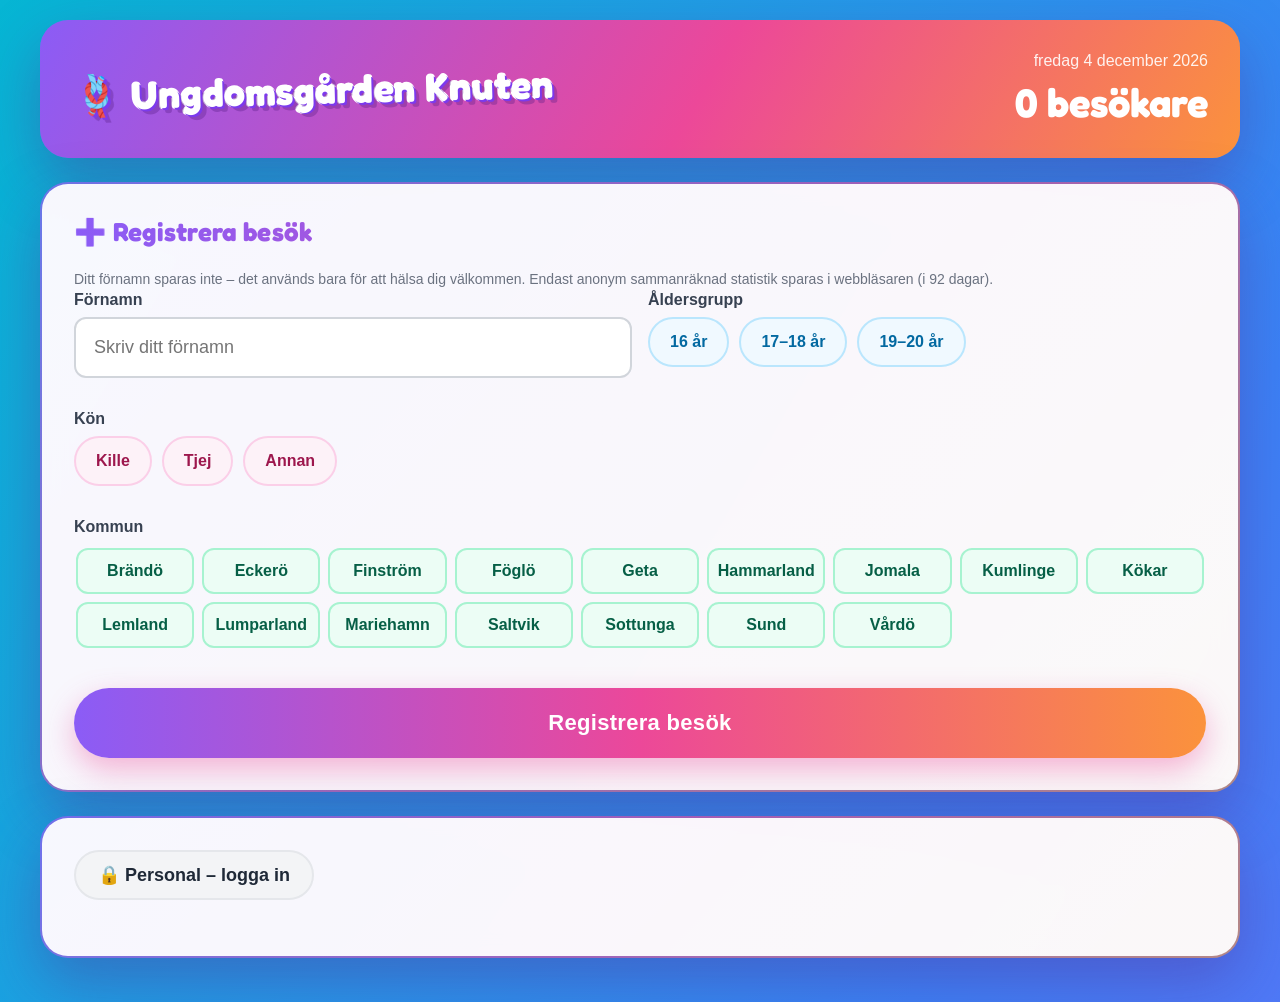
<file: index.html>
<!DOCTYPE html>
<html lang="sv">
<head>
    <meta charset="UTF-8">
    <meta name="viewport" content="width=device-width, initial-scale=1.0, viewport-fit=cover, user-scalable=no">
    <title>Ungdomsgården Knuten</title>
    <meta name="description" content="Anonym inskrivningslista för Ungdomsgården Knuten">
    <!-- iPad/kiosk: kör som helskärmsapp från hemskärmen -->
    <meta name="apple-mobile-web-app-capable" content="yes">
    <meta name="mobile-web-app-capable" content="yes">
    <meta name="apple-mobile-web-app-status-bar-style" content="black-translucent">
    <meta name="apple-mobile-web-app-title" content="Knuten">
    <meta name="theme-color" content="#8b5cf6">
    <link rel="icon" href="data:image/svg+xml,<svg xmlns=%22http://www.w3.org/2000/svg%22 viewBox=%220 0 100 100%22><text y=%22.9em%22 font-size=%2290%22>🪢</text></svg>">
    <!-- Lekfull displayfont (fall tillbaka på rundade systemfonter offline) -->
    <link rel="preconnect" href="https://fonts.googleapis.com">
    <link rel="preconnect" href="https://fonts.gstatic.com" crossorigin>
    <link href="https://fonts.googleapis.com/css2?family=Fredoka:wght@600;700&family=Baloo+2:wght@700;800&display=swap" rel="stylesheet">
    <link rel="stylesheet" href="styles.css">
    <script src="app.js" defer></script>
</head>
<body>
    <div class="container">
        <div class="card header-card">
            <div class="header">
                <div class="title"><span class="logo">🪢</span> Ungdomsgården Knuten</div>
                <div class="date-info">
                    <div class="date-text" id="currentDate"></div>
                    <div class="visitor-count"><span id="visitorCount" aria-live="polite">0</span> besökare</div>
                </div>
            </div>
        </div>

        <div class="card">
            <div class="form-title">➕ Registrera besök</div>
            <p class="stat-item">Ditt förnamn sparas inte – det används bara för att hälsa dig välkommen. Endast anonym sammanräknad statistik sparas i webbläsaren (i 92 dagar).</p>
            <div id="storageWarning" class="warning hidden">⚠️ Webbläsaren tillåter inte lagring. Besök kan inte registreras – kontakta ansvarig.</div>
            <noscript><div class="warning">⚠️ JavaScript måste vara aktiverat för att registrera besök.</div></noscript>
            <div class="form-grid">
                <div class="form-group">
                    <label for="firstname">Förnamn</label>
                    <input type="text" id="firstname" maxlength="30" autocomplete="off" placeholder="Skriv ditt förnamn">
                </div>
                <div class="form-group">
                    <span class="label" id="ageLabel">Åldersgrupp</span>
                    <select id="age" class="visually-hidden" tabindex="-1" aria-hidden="true">
                        <option value="">Välj åldersgrupp</option>
                        <option value="16">16 år</option>
                        <option value="17-18">17–18 år</option>
                        <option value="19-20">19–20 år</option>
                    </select>
                    <div class="chip-row" id="ageChips" role="radiogroup" aria-labelledby="ageLabel">
                        <button type="button" class="chip" role="radio" aria-checked="false" data-value="16">16 år</button>
                        <button type="button" class="chip" role="radio" aria-checked="false" data-value="17-18">17–18 år</button>
                        <button type="button" class="chip" role="radio" aria-checked="false" data-value="19-20">19–20 år</button>
                    </div>
                </div>
                <div class="form-group">
                    <span class="label" id="genderLabel">Kön</span>
                    <select id="gender" class="visually-hidden" tabindex="-1" aria-hidden="true">
                        <option value="">Välj kön</option>
                        <option value="Kille">Kille</option>
                        <option value="Tjej">Tjej</option>
                        <option value="Annan">Annan</option>
                    </select>
                    <div class="chip-row" id="genderChips" role="radiogroup" aria-labelledby="genderLabel">
                        <button type="button" class="chip" role="radio" aria-checked="false" data-value="Kille">Kille</button>
                        <button type="button" class="chip" role="radio" aria-checked="false" data-value="Tjej">Tjej</button>
                        <button type="button" class="chip" role="radio" aria-checked="false" data-value="Annan">Annan</button>
                    </div>
                </div>
                <div class="form-group span-all">
                    <span class="label" id="municipalityLabel">Kommun</span>
                    <select id="municipality" class="visually-hidden" tabindex="-1" aria-hidden="true">
                        <option value="">Välj kommun</option>
                        <option value="Brändö">Brändö</option>
                        <option value="Eckerö">Eckerö</option>
                        <option value="Finström">Finström</option>
                        <option value="Föglö">Föglö</option>
                        <option value="Geta">Geta</option>
                        <option value="Hammarland">Hammarland</option>
                        <option value="Jomala">Jomala</option>
                        <option value="Kumlinge">Kumlinge</option>
                        <option value="Kökar">Kökar</option>
                        <option value="Lemland">Lemland</option>
                        <option value="Lumparland">Lumparland</option>
                        <option value="Mariehamn">Mariehamn</option>
                        <option value="Saltvik">Saltvik</option>
                        <option value="Sottunga">Sottunga</option>
                        <option value="Sund">Sund</option>
                        <option value="Vårdö">Vårdö</option>
                    </select>
                    <div class="chip-grid" id="municipalityChips" role="radiogroup" aria-labelledby="municipalityLabel">
                        <button type="button" class="chip" role="radio" aria-checked="false" data-value="Brändö">Brändö</button>
                        <button type="button" class="chip" role="radio" aria-checked="false" data-value="Eckerö">Eckerö</button>
                        <button type="button" class="chip" role="radio" aria-checked="false" data-value="Finström">Finström</button>
                        <button type="button" class="chip" role="radio" aria-checked="false" data-value="Föglö">Föglö</button>
                        <button type="button" class="chip" role="radio" aria-checked="false" data-value="Geta">Geta</button>
                        <button type="button" class="chip" role="radio" aria-checked="false" data-value="Hammarland">Hammarland</button>
                        <button type="button" class="chip" role="radio" aria-checked="false" data-value="Jomala">Jomala</button>
                        <button type="button" class="chip" role="radio" aria-checked="false" data-value="Kumlinge">Kumlinge</button>
                        <button type="button" class="chip" role="radio" aria-checked="false" data-value="Kökar">Kökar</button>
                        <button type="button" class="chip" role="radio" aria-checked="false" data-value="Lemland">Lemland</button>
                        <button type="button" class="chip" role="radio" aria-checked="false" data-value="Lumparland">Lumparland</button>
                        <button type="button" class="chip" role="radio" aria-checked="false" data-value="Mariehamn">Mariehamn</button>
                        <button type="button" class="chip" role="radio" aria-checked="false" data-value="Saltvik">Saltvik</button>
                        <button type="button" class="chip" role="radio" aria-checked="false" data-value="Sottunga">Sottunga</button>
                        <button type="button" class="chip" role="radio" aria-checked="false" data-value="Sund">Sund</button>
                        <button type="button" class="chip" role="radio" aria-checked="false" data-value="Vårdö">Vårdö</button>
                    </div>
                </div>
            </div>
            <button class="btn" type="button" id="submitBtn">Registrera besök</button>
        </div>

        <div class="card">
            <div class="button-row">
                <button class="stats-toggle" type="button" id="staffBtn">
                    <span id="staffBtnIcon">🔒</span> <span id="staffBtnText">Personal – logga in</span>
                </button>
            </div>

            <div id="staffSection" class="hidden">
                <div class="form-title">📊 Statistik</div>
                <div id="viewNotice" class="notice hidden"></div>
                <div class="stats-grid">
                    <div class="stat-box purple">
                        <div class="stat-title">Översikt</div>
                        <div class="stat-item">Totalt besökare: <span class="stat-value purple" id="statTotal">0</span></div>
                    </div>
                    <div class="stat-box pink">
                        <div class="stat-title">Könsfördelning</div>
                        <div id="statGender"></div>
                    </div>
                    <div class="stat-box orange">
                        <div class="stat-title">Åldersgrupper</div>
                        <div id="statAge"></div>
                    </div>
                    <div class="stat-box blue">
                        <div class="stat-title">Kommuner</div>
                        <div id="statMunicipality"></div>
                    </div>
                </div>

                <div class="staff-group">

                    <div class="staff-group-title">�🗓️ Historik</div>
                    <div class="history-row">
                        <div class="form-group">
                            <label for="historyDate">Välj datum</label>
                            <input type="date" id="historyDate">
                        </div>
                        <button class="btn-secondary" type="button" id="todayBtn">Visa idag</button>
                    </div>
                </div>

                <div class="staff-group">
                    <div class="staff-group-title">📄 Export &amp; säkerhetskopia</div>
                    <div class="btn-grid">
                        <button class="btn-secondary" type="button" id="exportDayBtn">Exportera visad dag (CSV)</button>
                        <button class="btn-secondary" type="button" id="exportAllBtn">Exportera alla dagar (CSV)</button>
                        <button class="btn-secondary" type="button" id="backupBtn">Säkerhetskopiera (JSON)</button>
                        <button class="btn-secondary" type="button" id="restoreBtn">Återställ säkerhetskopia</button>
                        <input type="file" id="restoreInput" accept="application/json,.json" class="hidden">
                    </div>
                </div>

                <div class="staff-group">
                    <div class="staff-group-title">🛠️ Hantera</div>
                    <div class="btn-grid">
                        <button class="btn-secondary" type="button" id="undoBtn" disabled>↩️ Ångra senaste registrering</button>
                        <button class="btn-secondary" type="button" id="changePinBtn">🔑 Ändra PIN-kod</button>
                        <button class="btn-secondary danger" type="button" id="clearBtn">🗑️ Radera dagens statistik</button>
                    </div>
                </div>
            </div>
        </div>
    </div>

    <div id="pinModal" class="modal-overlay hidden" role="dialog" aria-modal="true" aria-labelledby="pinTitle">
        <div class="modal">
            <div class="modal-title" id="pinTitle">PIN-kod krävs</div>
            <p class="modal-text" id="pinMessage"></p>
            <div class="form-group">
                <label for="pinInput" id="pinInputLabel">PIN-kod</label>
                <input type="password" id="pinInput" inputmode="numeric" autocomplete="off">
            </div>
            <div class="form-group hidden" id="pinNewGroup">
                <label for="pinNewInput">Ny PIN-kod (minst 4 siffror)</label>
                <input type="password" id="pinNewInput" inputmode="numeric" autocomplete="off">
            </div>
            <div class="modal-buttons">
                <button class="btn-secondary gray" type="button" id="pinCancelBtn">Avbryt</button>
                <button class="btn-secondary" type="button" id="pinOkBtn">OK</button>
            </div>
        </div>
    </div>

    <div id="toastContainer" class="toast-container" aria-live="polite"></div>
</body>
</html>
</file>
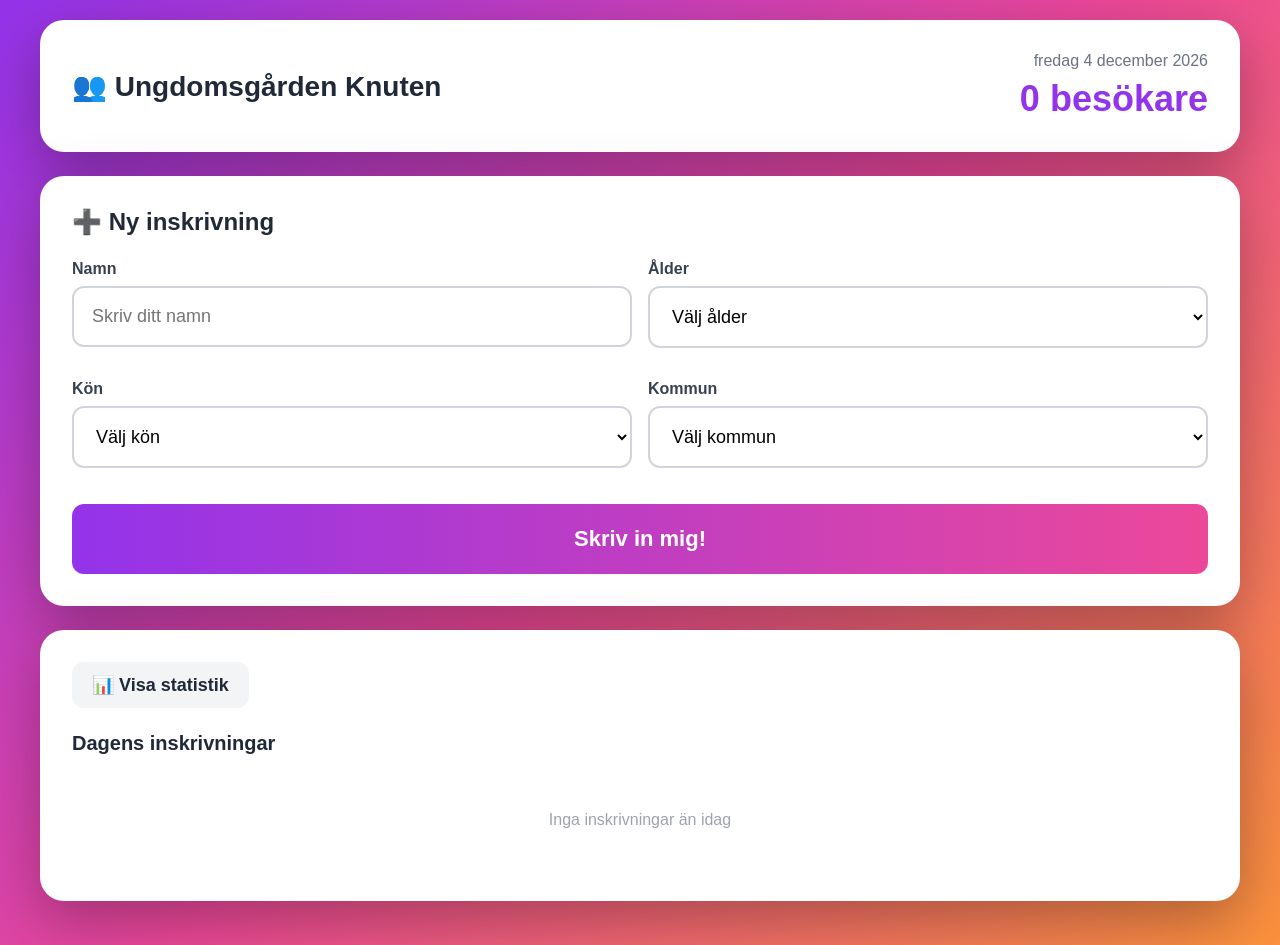
<file: index.html.html>
<!DOCTYPE html>
<html lang="sv">
<head>
    <meta charset="UTF-8">
    <meta name="viewport" content="width=device-width, initial-scale=1.0">
    <title>Ungdomsgården Knuten</title>
    <style>
        * { margin: 0; padding: 0; box-sizing: border-box; }
        body {
            font-family: -apple-system, BlinkMacSystemFont, 'Segoe UI', Arial, sans-serif;
            background: linear-gradient(135deg, #9333ea 0%, #ec4899 50%, #fb923c 100%);
            min-height: 100vh;
            padding: 20px;
        }
        .container { max-width: 1200px; margin: 0 auto; }
        .card {
            background: white;
            border-radius: 24px;
            padding: 32px;
            margin-bottom: 24px;
            box-shadow: 0 20px 60px rgba(0,0,0,0.3);
        }
        .header {
            display: flex;
            justify-content: space-between;
            align-items: center;
            flex-wrap: wrap;
            gap: 20px;
        }
        .title {
            font-size: 28px;
            font-weight: bold;
            color: #1f2937;
        }
        .date-info { text-align: right; }
        .date-text { color: #6b7280; font-size: 16px; margin-bottom: 8px; }
        .visitor-count { font-size: 36px; font-weight: bold; color: #9333ea; }
        .form-title { font-size: 24px; font-weight: bold; color: #1f2937; margin-bottom: 24px; }
        .form-grid {
            display: grid;
            grid-template-columns: 1fr 1fr;
            gap: 16px;
            margin-bottom: 20px;
        }
        @media (max-width: 768px) {
            .form-grid { grid-template-columns: 1fr; }
            .header { flex-direction: column; text-align: center; }
            .date-info { text-align: center; }
        }
        .form-group { margin-bottom: 16px; }
        label {
            display: block;
            font-weight: 600;
            color: #374151;
            margin-bottom: 8px;
            font-size: 16px;
        }
        input, select {
            width: 100%;
            padding: 18px;
            font-size: 18px;
            border: 2px solid #d1d5db;
            border-radius: 12px;
            background: white;
        }
        input:focus, select:focus { border-color: #9333ea; outline: none; }
        .btn {
            width: 100%;
            padding: 22px;
            font-size: 22px;
            font-weight: bold;
            color: white;
            background: linear-gradient(90deg, #9333ea, #ec4899);
            border: none;
            border-radius: 12px;
            cursor: pointer;
        }
        .btn:active { opacity: 0.8; }
        .btn-secondary {
            background: #10b981;
            padding: 14px 24px;
            font-size: 16px;
            color: white;
            border: none;
            border-radius: 8px;
            cursor: pointer;
            margin: 4px;
        }
        .stats-toggle {
            background: #f3f4f6;
            color: #1f2937;
            border: none;
            font-size: 18px;
            font-weight: bold;
            cursor: pointer;
            padding: 12px 20px;
            border-radius: 12px;
        }
        .stats-grid {
            display: grid;
            grid-template-columns: 1fr 1fr;
            gap: 24px;
            margin: 24px 0;
            padding-bottom: 24px;
            border-bottom: 2px solid #e5e7eb;
        }
        @media (max-width: 768px) { .stats-grid { grid-template-columns: 1fr; } }
        .stat-box { padding: 20px; border-radius: 12px; }
        .stat-box.purple { background: #f3e8ff; }
        .stat-box.pink { background: #fce7f3; }
        .stat-box.orange { background: #ffedd5; }
        .stat-box.blue { background: #dbeafe; max-height: 200px; overflow-y: auto; }
        .stat-title { font-weight: bold; color: #374151; margin-bottom: 12px; font-size: 16px; }
        .stat-item { font-size: 14px; color: #6b7280; margin: 4px 0; }
        .stat-value { font-weight: bold; }
        .stat-value.purple { color: #9333ea; }
        .stat-value.pink { color: #ec4899; }
        .stat-value.orange { color: #fb923c; }
        .stat-value.blue { color: #3b82f6; }
        .entry-list { max-height: 500px; overflow-y: auto; }
        .entry-item {
            background: #f9fafb;
            padding: 16px;
            border-radius: 12px;
            margin-bottom: 8px;
            display: flex;
            justify-content: space-between;
            align-items: center;
        }
        .entry-info { flex: 1; }
        .entry-name { font-weight: bold; font-size: 18px; color: #1f2937; }
        .entry-time { color: #9ca3af; font-size: 14px; margin-left: 12px; }
        .entry-details {
            display: flex;
            gap: 16px;
            font-size: 14px;
            color: #6b7280;
            margin-top: 4px;
            flex-wrap: wrap;
        }
        .btn-delete {
            background: #fee2e2;
            border: none;
            color: #ef4444;
            font-size: 20px;
            cursor: pointer;
            padding: 12px;
            border-radius: 8px;
        }
        .empty-state { text-align: center; color: #9ca3af; padding: 40px; font-size: 16px; }
        .button-row {
            display: flex;
            justify-content: space-between;
            align-items: center;
            margin-bottom: 24px;
            flex-wrap: wrap;
            gap: 12px;
        }
        .export-buttons { display: flex; gap: 8px; flex-wrap: wrap; }
        .hidden { display: none !important; }
    </style>
</head>
<body>
    <div class="container">
        <div class="card">
            <div class="header">
                <div class="title">👥 Ungdomsgården Knuten</div>
                <div class="date-info">
                    <div class="date-text" id="currentDate"></div>
                    <div class="visitor-count"><span id="visitorCount">0</span> besökare</div>
                </div>
            </div>
        </div>

        <div class="card">
            <div class="form-title">➕ Ny inskrivning</div>
            <div class="form-grid">
                <div class="form-group">
                    <label>Namn</label>
                    <input type="text" id="name" placeholder="Skriv ditt namn">
                </div>
                <div class="form-group">
                    <label>Ålder</label>
                    <select id="age">
                        <option value="">Välj ålder</option>
                        <option value="16">16 år</option>
                        <option value="17">17 år</option>
                        <option value="18">18 år</option>
                        <option value="19">19 år</option>
                        <option value="20">20 år</option>
                    </select>
                </div>
                <div class="form-group">
                    <label>Kön</label>
                    <select id="gender">
                        <option value="">Välj kön</option>
                        <option value="Flicka">Flicka</option>
                        <option value="Pojke">Pojke</option>
                        <option value="Annan">Annan</option>
                    </select>
                </div>
                <div class="form-group">
                    <label>Kommun</label>
                    <select id="municipality">
                        <option value="">Välj kommun</option>
                        <option value="Brändö">Brändö</option>
                        <option value="Eckerö">Eckerö</option>
                        <option value="Finström">Finström</option>
                        <option value="Föglö">Föglö</option>
                        <option value="Geta">Geta</option>
                        <option value="Hammarland">Hammarland</option>
                        <option value="Jomala">Jomala</option>
                        <option value="Kumlinge">Kumlinge</option>
                        <option value="Kökar">Kökar</option>
                        <option value="Lemland">Lemland</option>
                        <option value="Lumparland">Lumparland</option>
                        <option value="Mariehamn">Mariehamn</option>
                        <option value="Saltvik">Saltvik</option>
                        <option value="Sottunga">Sottunga</option>
                        <option value="Sund">Sund</option>
                        <option value="Vårdö">Vårdö</option>
                    </select>
                </div>
            </div>
            <button class="btn" type="button" id="submitBtn">Skriv in mig!</button>
        </div>

        <div class="card">
            <div class="button-row">
                <button class="stats-toggle" type="button" id="statsToggleBtn">
                    📊 <span id="statsToggleText">Visa statistik</span>
                </button>
                <div class="export-buttons">
                    <button class="btn-secondary hidden" type="button" id="exportBtn">💾 Exportera data</button>
                    <button class="btn-secondary hidden" type="button" id="exportStatsBtn">📊 Exportera statistik</button>
                </div>
            </div>

            <div id="statsSection" class="hidden">
                <div class="stats-grid">
                    <div class="stat-box purple">
                        <div class="stat-title">Översikt</div>
                        <div class="stat-item">Totalt besökare: <span class="stat-value purple" id="statTotal">0</span></div>
                        <div class="stat-item">Medelålder: <span class="stat-value purple" id="statAvgAge">0</span> år</div>
                    </div>
                    <div class="stat-box pink">
                        <div class="stat-title">Könsfördelning</div>
                        <div id="statGender"></div>
                    </div>
                    <div class="stat-box orange">
                        <div class="stat-title">Åldersgrupper</div>
                        <div id="statAge"></div>
                    </div>
                    <div class="stat-box blue">
                        <div class="stat-title">Kommuner</div>
                        <div id="statMunicipality"></div>
                    </div>
                </div>
            </div>

            <h3 style="font-size: 20px; font-weight: bold; color: #1f2937; margin-bottom: 16px;">Dagens inskrivningar</h3>
            <div id="entryList" class="entry-list">
                <div class="empty-state">Inga inskrivningar än idag</div>
            </div>
        </div>
    </div>

    <script>
        var entries = [];
        var today = new Date().toLocaleDateString('sv-SE');

        // Vänta tills allt är laddat
        window.onload = function() {
            // Visa datum
            document.getElementById('currentDate').textContent = new Date().toLocaleDateString('sv-SE', { 
                weekday: 'long', year: 'numeric', month: 'long', day: 'numeric' 
            });

            // Ladda befintliga inskrivningar
            try {
                var saved = localStorage.getItem('knuten-entries-' + today);
                if (saved) {
                    entries = JSON.parse(saved);
                    updateDisplay();
                }
            } catch (e) {}

            // Koppla knappen
            document.getElementById('submitBtn').onclick = function() {
                alert('Knappen fungerar!'); // TEST
            var name = document.getElementById('name').value.trim();
            var age = document.getElementById('age').value;
            var gender = document.getElementById('gender').value;
            var municipality = document.getElementById('municipality').value;

            if (!name || !age || !gender || !municipality) {
                alert('Vänligen fyll i alla fält!');
                return;
            }

            var entry = {
                id: Date.now(),
                date: today,
                time: new Date().toLocaleTimeString('sv-SE', { hour: '2-digit', minute: '2-digit' }),
                name: name,
                age: parseInt(age),
                gender: gender,
                municipality: municipality
            };

            entries.push(entry);
            localStorage.setItem('knuten-entries-' + today, JSON.stringify(entries));
            
            document.getElementById('name').value = '';
            document.getElementById('age').value = '';
            document.getElementById('gender').value = '';
            document.getElementById('municipality').value = '';
            
            updateDisplay();
            alert('✅ ' + name + ' har skrivits in!');
        };

        document.getElementById('statsToggleBtn').onclick = function() {
            var section = document.getElementById('statsSection');
            var text = document.getElementById('statsToggleText');
            
            if (section.classList.contains('hidden')) {
                section.classList.remove('hidden');
                text.textContent = 'Dölj statistik';
            } else {
                section.classList.add('hidden');
                text.textContent = 'Visa statistik';
            }
        };

        document.getElementById('exportBtn').onclick = function() {
            var csv = 'Datum,Tid,Namn,Ålder,Kön,Kommun\n';
            entries.forEach(function(e) {
                csv += e.date + ',' + e.time + ',' + e.name + ',' + e.age + ',' + e.gender + ',' + e.municipality + '\n';
            });
            download(csv, 'knuten-data-' + today + '.csv');
        };

        document.getElementById('exportStatsBtn').onclick = function() {
            var stats = getStats();
            var csv = 'STATISTIK FÖR ' + today + '\n\n';
            csv += 'ÖVERSIKT\nTotalt besökare,' + stats.total + '\nMedelålder,' + stats.avgAge + ' år\n\n';
            csv += 'KÖNSFÖRDELNING\n';
            for (var k in stats.genderCount) csv += k + ',' + stats.genderCount[k] + '\n';
            csv += '\nÅLDERSGRUPPER\n';
            for (var k in stats.ageGroups) csv += k + ' år,' + stats.ageGroups[k] + '\n';
            csv += '\nKOMMUNER\n';
            var sorted = Object.keys(stats.municipalityCount).sort(function(a,b) {
                return stats.municipalityCount[b] - stats.municipalityCount[a];
            });
            sorted.forEach(function(k) {
                csv += k + ',' + stats.municipalityCount[k] + '\n';
            });
            download(csv, 'knuten-statistik-' + today + '.csv');
        };
    }; // Slut på window.onload

        function download(content, filename) {
            var blob = new Blob(['\ufeff' + content], { type: 'text/csv;charset=utf-8;' });
            var url = URL.createObjectURL(blob);
            var a = document.createElement('a');
            a.href = url;
            a.download = filename;
            document.body.appendChild(a);
            a.click();
            setTimeout(function() {
                document.body.removeChild(a);
                URL.revokeObjectURL(url);
            }, 100);
            alert('✅ Nedladdad!');
        }

        function deleteEntry(id) {
            if (confirm('Ta bort?')) {
                entries = entries.filter(function(e) { return e.id !== id; });
                localStorage.setItem('knuten-entries-' + today, JSON.stringify(entries));
                updateDisplay();
            }
        }

        function updateDisplay() {
            document.getElementById('visitorCount').textContent = entries.length;
            
            var exportBtn = document.getElementById('exportBtn');
            var exportStatsBtn = document.getElementById('exportStatsBtn');
            if (entries.length > 0) {
                exportBtn.classList.remove('hidden');
                exportStatsBtn.classList.remove('hidden');
            } else {
                exportBtn.classList.add('hidden');
                exportStatsBtn.classList.add('hidden');
            }

            var listEl = document.getElementById('entryList');
            if (entries.length === 0) {
                listEl.innerHTML = '<div class="empty-state">Inga inskrivningar än idag</div>';
            } else {
                listEl.innerHTML = entries.map(function(e) {
                    return '<div class="entry-item">' +
                        '<div class="entry-info">' +
                        '<div><span class="entry-name">' + e.name + '</span>' +
                        '<span class="entry-time">' + e.time + '</span></div>' +
                        '<div class="entry-details">' +
                        '<span>' + e.age + ' år</span>' +
                        '<span>' + e.gender + '</span>' +
                        '<span>' + e.municipality + '</span>' +
                        '</div></div>' +
                        '<button class="btn-delete" onclick="deleteEntry(' + e.id + ')">🗑️</button>' +
                        '</div>';
                }).join('');
            }

            updateStats();
        }

        function getStats() {
            var total = entries.length;
            var avgAge = entries.reduce(function(sum, e) { return sum + e.age; }, 0) / entries.length;
            
            var genderCount = {};
            var ageGroups = {};
            var municipalityCount = {};

            entries.forEach(function(e) {
                genderCount[e.gender] = (genderCount[e.gender] || 0) + 1;
                municipalityCount[e.municipality] = (municipalityCount[e.municipality] || 0) + 1;
                var group = e.age < 17 ? '16' : e.age < 19 ? '17-18' : '19-20';
                ageGroups[group] = (ageGroups[group] || 0) + 1;
            });

            return { total: total, avgAge: avgAge.toFixed(1), genderCount: genderCount, ageGroups: ageGroups, municipalityCount: municipalityCount };
        }

        function updateStats() {
            if (entries.length === 0) return;
            var stats = getStats();

            document.getElementById('statTotal').textContent = stats.total;
            document.getElementById('statAvgAge').textContent = stats.avgAge;

            var html = '';
            for (var k in stats.genderCount) {
                html += '<div class="stat-item">' + k + ': <span class="stat-value pink">' + stats.genderCount[k] + '</span></div>';
            }
            document.getElementById('statGender').innerHTML = html;

            html = '';
            for (var k in stats.ageGroups) {
                html += '<div class="stat-item">' + k + ' år: <span class="stat-value orange">' + stats.ageGroups[k] + '</span></div>';
            }
            document.getElementById('statAge').innerHTML = html;

            html = '';
            var sorted = Object.keys(stats.municipalityCount).sort(function(a,b) {
                return stats.municipalityCount[b] - stats.municipalityCount[a];
            });
            sorted.forEach(function(k) {
                html += '<div class="stat-item">' + k + ': <span class="stat-value blue">' + stats.municipalityCount[k] + '</span></div>';
            });
            document.getElementById('statMunicipality').innerHTML = html;
        }
    </script>
</body>
</html>
</file>
<file: styles.css>
* {
    margin: 0;
    padding: 0;
    box-sizing: border-box;
    -webkit-tap-highlight-color: transparent; /* ingen grå blixt vid tryck på iPad */
}

:root {
    /* Lekfull displayfont för rubriker – rundade systemfonter som reserv offline */
    --display-font: 'Fredoka', 'Baloo 2', 'Arial Rounded MT Bold', 'Avenir Next Rounded', system-ui, sans-serif;
}

body {
    font-family: -apple-system, BlinkMacSystemFont, 'Segoe UI', Arial, sans-serif;
    background: linear-gradient(120deg, #06b6d4, #3b82f6, #8b5cf6, #ec4899, #f97316, #facc15);
    background-size: 400% 400%;
    animation: bgShift 20s ease infinite;
    min-height: 100vh;
    padding: 20px;
    /* iPad: respektera skärmkanter (hemlägesindikator) och stoppa studs-scrollning */
    padding-left: max(20px, env(safe-area-inset-left));
    padding-right: max(20px, env(safe-area-inset-right));
    padding-bottom: max(20px, env(safe-area-inset-bottom));
    overscroll-behavior-y: none;
    touch-action: manipulation; /* tar bort dubbeltrycks-zoom och tryckfördröjning */
}

@keyframes bgShift {
    0% { background-position: 0% 50%; }
    50% { background-position: 100% 50%; }
    100% { background-position: 0% 50%; }
}

.container { max-width: 1200px; margin: 0 auto; }

.card {
    background: linear-gradient(rgba(255, 255, 255, 0.95), rgba(255, 255, 255, 0.95)) padding-box,
                linear-gradient(135deg, rgba(168, 85, 247, 0.6), rgba(236, 72, 153, 0.6), rgba(251, 146, 60, 0.6)) border-box;
    backdrop-filter: blur(12px);
    -webkit-backdrop-filter: blur(12px);
    border: 2px solid transparent;
    border-radius: 28px;
    padding: 32px;
    margin-bottom: 24px;
    box-shadow: 0 24px 60px rgba(88, 28, 135, 0.35);
}

.header {
    display: flex;
    justify-content: space-between;
    align-items: center;
    flex-wrap: wrap;
    gap: 20px;
}

.title {
    font-family: var(--display-font);
    font-size: 38px;
    font-weight: 700;
    letter-spacing: 0.5px;
    color: #ffffff;
    transform: rotate(-1.5deg);
    /* Vit sticker-kontur runt bokstäverna */
    -webkit-text-stroke: 2px #ffffff;
    paint-order: stroke fill;
    text-shadow:
        2px 2px 0 #7c3aed,
        5px 5px 0 rgba(88, 28, 135, 0.35);
}

.date-info { text-align: right; }
.date-text { color: #6b7280; font-size: 16px; margin-bottom: 8px; }

.visitor-count {
    font-family: var(--display-font);
    font-size: 40px;
    font-weight: 700;
    background: linear-gradient(90deg, #9333ea, #ec4899);
    -webkit-background-clip: text;
    background-clip: text;
    color: transparent;
}
.form-title {
    font-family: var(--display-font);
    font-size: 26px;
    font-weight: 700;
    letter-spacing: 0.3px;
    background: linear-gradient(90deg, #8b5cf6, #ec4899);
    -webkit-background-clip: text;
    background-clip: text;
    color: transparent;
    margin-bottom: 24px;
}

.form-grid {
    display: grid;
    grid-template-columns: 1fr 1fr;
    gap: 16px;
    margin-bottom: 20px;
}

@media (max-width: 768px) {
    .form-grid { grid-template-columns: 1fr; }
    .header { flex-direction: column; text-align: center; }
    .date-info { text-align: center; }
}

.form-group { margin-bottom: 16px; }

label, .label {
    display: block;
    font-weight: 700;
    color: #374151;
    margin-bottom: 8px;
    font-size: 16px;
}

input, select {
    width: 100%;
    padding: 18px;
    font-size: 18px;
    border: 2px solid #d1d5db;
    border-radius: 12px;
    background: white;
}

input:focus, select:focus { border-color: #9333ea; outline: none; }

.btn {
    width: 100%;
    padding: 22px;
    font-size: 22px;
    font-weight: 800;
    letter-spacing: 0.3px;
    color: white;
    background: linear-gradient(90deg, #8b5cf6, #ec4899, #fb923c);
    border: none;
    border-radius: 999px;
    cursor: pointer;
    box-shadow: 0 12px 30px rgba(236, 72, 153, 0.4);
    transition: transform 0.12s ease, box-shadow 0.2s ease;
}

.btn:hover { transform: translateY(-2px); box-shadow: 0 16px 34px rgba(236, 72, 153, 0.5); }
.btn:active { transform: scale(0.97); opacity: 0.9; }
.btn:disabled { opacity: 0.5; cursor: not-allowed; }

.btn-secondary {
    background: #10b981;
    padding: 14px 24px;
    font-size: 16px;
    color: white;
    border: none;
    border-radius: 8px;
    cursor: pointer;
    margin: 4px;
}

.btn-secondary:disabled { opacity: 0.5; cursor: not-allowed; }
.btn-secondary.danger { background: #ef4444; }
.btn-secondary.gray { background: #6b7280; }

.stats-toggle {
    background: #f3f4f6;
    color: #1f2937;
    border: 2px solid #e5e7eb;
    font-size: 18px;
    font-weight: 700;
    cursor: pointer;
    padding: 12px 22px;
    border-radius: 999px;
    transition: transform 0.12s ease, border-color 0.15s ease;
}

.stats-toggle:hover { border-color: #c084fc; transform: translateY(-1px); }

.stats-grid {
    display: grid;
    grid-template-columns: 1fr 1fr;
    gap: 24px;
    margin: 24px 0;
    padding-bottom: 24px;
    border-bottom: 2px solid #e5e7eb;
}

@media (max-width: 768px) { .stats-grid { grid-template-columns: 1fr; } }

.stat-box { padding: 20px; border-radius: 12px; }
.stat-box.purple { background: #f3e8ff; }
.stat-box.pink { background: #fce7f3; }
.stat-box.orange { background: #ffedd5; }
.stat-box.blue { background: #dbeafe; max-height: 200px; overflow-y: auto; }
.stat-title { font-weight: bold; color: #374151; margin-bottom: 12px; font-size: 16px; }
.stat-item { font-size: 14px; color: #6b7280; margin: 4px 0; }
.stat-value { font-weight: bold; }
.stat-value.purple { color: #9333ea; }
.stat-value.pink { color: #ec4899; }
.stat-value.orange { color: #fb923c; }
.stat-value.blue { color: #3b82f6; }

.button-row {
    display: flex;
    justify-content: space-between;
    align-items: center;
    margin-bottom: 24px;
    flex-wrap: wrap;
    gap: 12px;
}

.btn-grid { display: flex; flex-wrap: wrap; gap: 8px; }

.staff-group {
    margin-top: 24px;
    padding-top: 16px;
    border-top: 1px solid #e5e7eb;
}

.staff-group-title { font-weight: bold; color: #374151; margin-bottom: 12px; font-size: 16px; }

.notice {
    background: #fef3c7;
    color: #92400e;
    padding: 12px 16px;
    border-radius: 8px;
    margin-bottom: 16px;
    font-weight: 600;
}

.warning {
    background: #fee2e2;
    color: #991b1b;
    padding: 12px 16px;
    border-radius: 8px;
    margin: 12px 0;
    font-weight: 600;
}

.history-row {
    display: flex;
    gap: 12px;
    align-items: flex-end;
    flex-wrap: wrap;
}

.history-row .form-group { margin-bottom: 0; flex: 1; min-width: 200px; }

/* Toast-meddelanden */
.toast-container {
    position: fixed;
    bottom: 24px;
    left: 50%;
    transform: translateX(-50%);
    z-index: 1000;
    display: flex;
    flex-direction: column;
    gap: 8px;
    align-items: center;
    width: calc(100% - 40px);
    max-width: 480px;
}

.toast {
    background: #1f2937;
    color: white;
    padding: 14px 20px;
    border-radius: 12px;
    font-size: 16px;
    font-weight: 600;
    box-shadow: 0 10px 30px rgba(0, 0, 0, 0.3);
    opacity: 0;
    transform: translateY(10px);
    transition: opacity 0.3s, transform 0.3s;
    text-align: center;
    width: 100%;
}

.toast.show { opacity: 1; transform: translateY(0); }
.toast.success { background: #10b981; }
.toast.error { background: #ef4444; }
.toast.info { background: #3b82f6; }

/* PIN-dialog */
.modal-overlay {
    position: fixed;
    inset: 0;
    background: rgba(0, 0, 0, 0.5);
    z-index: 900;
    display: flex;
    align-items: center;
    justify-content: center;
    padding: 20px;
}

.modal {
    background: white;
    border-radius: 16px;
    padding: 28px;
    width: 100%;
    max-width: 400px;
    box-shadow: 0 20px 60px rgba(0, 0, 0, 0.3);
}

.modal-title { font-size: 20px; font-weight: bold; color: #1f2937; margin-bottom: 8px; }
.modal-text { color: #6b7280; margin-bottom: 16px; }
.modal-buttons { display: flex; justify-content: flex-end; gap: 8px; margin-top: 8px; }

/* Valchips – stora, pekvänliga knappar istället för rullgardinsmenyer */
.chip-row { display: flex; flex-wrap: wrap; gap: 10px; }

.chip-grid {
    display: grid;
    grid-template-columns: repeat(auto-fill, minmax(110px, 1fr));
    gap: 8px;
    max-height: 190px;
    overflow-y: auto;
    padding: 4px 2px;
}

.chip {
    padding: 14px 20px;
    font-size: 16px;
    font-weight: 700;
    font-family: inherit;
    border: 2px solid #e5e7eb;
    border-radius: 999px;
    background: white;
    color: #4b5563;
    cursor: pointer;
    transition: transform 0.15s ease, box-shadow 0.15s ease, border-color 0.15s ease;
}

.chip:hover { border-color: #c084fc; transform: translateY(-2px); }
.chip:active { transform: scale(0.96); }
.chip:focus-visible { outline: 3px solid #9333ea; outline-offset: 2px; }

.chip.selected {
    background: linear-gradient(90deg, #9333ea, #ec4899);
    color: white;
    border-color: transparent;
    box-shadow: 0 8px 20px rgba(147, 51, 234, 0.35);
    transform: scale(1.04);
}

.chip-grid .chip { border-radius: 12px; padding: 12px 8px; text-align: center; }
.span-all { grid-column: 1 / -1; }

/* Gruppfärger – färgstarkt även innan val */
#ageChips .chip { border-color: #bae6fd; color: #0369a1; background: #f0f9ff; }
#genderChips .chip { border-color: #fbcfe8; color: #9d174d; background: #fdf2f8; }
#municipalityChips .chip { border-color: #a7f3d0; color: #065f46; background: #ecfdf5; }

#ageChips .chip.selected {
    background: linear-gradient(90deg, #06b6d4, #3b82f6);
    color: white;
    border-color: transparent;
    box-shadow: 0 8px 20px rgba(59, 130, 246, 0.45);
}

#genderChips .chip.selected {
    background: linear-gradient(90deg, #ec4899, #a855f7);
    color: white;
    border-color: transparent;
    box-shadow: 0 8px 20px rgba(168, 85, 247, 0.45);
}

#municipalityChips .chip.selected {
    background: linear-gradient(90deg, #10b981, #06b6d4);
    color: white;
    border-color: transparent;
    box-shadow: 0 8px 20px rgba(16, 185, 129, 0.45);
}

/* Färgglad toppanel */
.header-card {
    background: linear-gradient(120deg, #8b5cf6, #ec4899 55%, #fb923c);
    border: none;
}

.header-card .visitor-count {
    background: none;
    -webkit-text-fill-color: #ffffff;
    color: #ffffff;
}

.header-card .date-text { color: rgba(255, 255, 255, 0.9); }

.visually-hidden {
    position: absolute;
    width: 1px;
    height: 1px;
    overflow: hidden;
    clip: rect(0 0 0 0);
    white-space: nowrap;
}

/* Konfetti vid registrering */
.confetti {
    position: fixed;
    top: -12px;
    z-index: 2000;
    pointer-events: none;
    animation: confettiFall linear forwards;
}

@keyframes confettiFall {
    to { transform: translateY(110vh) rotate(720deg); opacity: 0.7; }
}

/* Gungande logotyp */
.logo { display: inline-block; font-size: 40px; animation: bob 3s ease-in-out infinite; }

@keyframes bob {
    0%, 100% { transform: translateY(0) rotate(-5deg); }
    50% { transform: translateY(-6px) rotate(5deg); }
}

@media (prefers-reduced-motion: reduce) {
    body { animation: none; }
    .logo { animation: none; }
    .confetti { display: none; }
    .chip, .btn, .stats-toggle { transition: none; }
}

/* iPad/kiosk-anpassning */
html { -webkit-text-size-adjust: 100%; }

button, .chip {
    -webkit-user-select: none;
    user-select: none;
    -webkit-touch-callout: none; /* ingen dela-meny vid långt tryck */
}

.chip-grid, .stat-box { -webkit-overflow-scrolling: touch; }

.hidden { display: none !important; }
</file>
